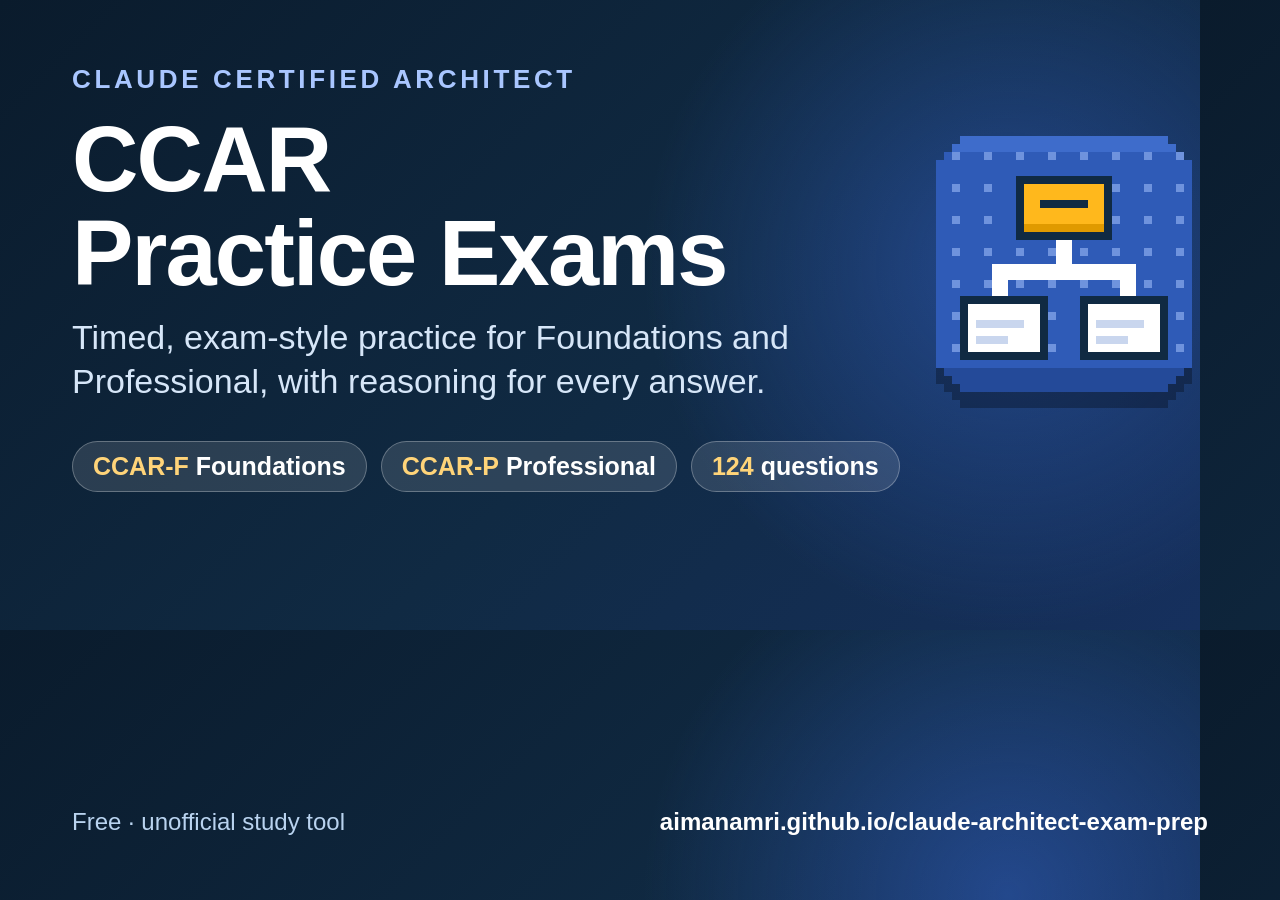
<file: quiz-site/og/og-image.html>
<!doctype html>
<!-- Source for og-image.png (1200×630 social preview). Re-render with:
     "/Applications/Google Chrome.app/Contents/MacOS/Google Chrome" --headless=new --hide-scrollbars \
       --window-size=1200,630 --screenshot=quiz-site/og-image.png quiz-site/og/og-image.html -->
<html><head><meta charset="utf-8"><style>
  html, body { margin: 0; width: 1200px; height: 630px; overflow: hidden; }
  body { font-family: -apple-system, "SF Pro Display", "Helvetica Neue", Arial, sans-serif; color: #fff;
    background: radial-gradient(circle at 84% 42%, rgba(47,91,183,.6) 0, transparent 34%), linear-gradient(135deg, #0A1B2C 0%, #102A43 55%, #16305E 100%); }
  .wrap { position: absolute; inset: 0; padding: 64px 72px; display: flex; flex-direction: column; }
  .kicker { font-size: 26px; font-weight: 600; letter-spacing: .14em; text-transform: uppercase; color: #A9C6FF; }
  h1 { font-size: 92px; line-height: 1.02; margin: 18px 0 14px; font-weight: 800; letter-spacing: -.02em; }
  .sub { font-size: 34px; color: #d6e6f8; max-width: 760px; line-height: 1.3; }
  .chips { display: flex; gap: 14px; margin-top: 38px; flex-wrap: wrap; }
  .chip { font-size: 25px; font-weight: 650; padding: 10px 20px; border-radius: 999px; background: rgba(255,255,255,.12); border: 1.5px solid rgba(255,255,255,.28); }
  .chip b { color: #ffd479; }
  .foot { margin-top: auto; display: flex; justify-content: space-between; align-items: flex-end; font-size: 24px; color: #b9d3ef; }
  .url { font-weight: 650; color: #fff; }
  /* app icon (Pixelbolt pixel art, 32px source shown at exactly 8x so pixels stay crisp) */
  .icon { position: absolute; right: 88px; top: 136px; width: 256px; height: 256px; image-rendering: pixelated;
    filter: drop-shadow(0 16px 0 rgba(0, 0, 0, .28)); }
</style></head><body><div class="wrap">
  <div class="kicker">Claude Certified Architect</div>
  <h1>CCAR<br>Practice Exams</h1>
  <div class="sub">Timed, exam-style practice for Foundations and Professional, with reasoning for every answer.</div>
  <div class="chips">
    <span class="chip"><b>CCAR-F</b> Foundations</span>
    <span class="chip"><b>CCAR-P</b> Professional</span>
    <span class="chip"><b>124</b> questions</span>
  </div>
  <div class="foot"><span>Free · unofficial study tool</span><span class="url">aimanamri.github.io/claude-architect-exam-prep</span></div>
</div>
<img class="icon" src="../icons/icon-512.png" alt="">
</body></html>
</file>
